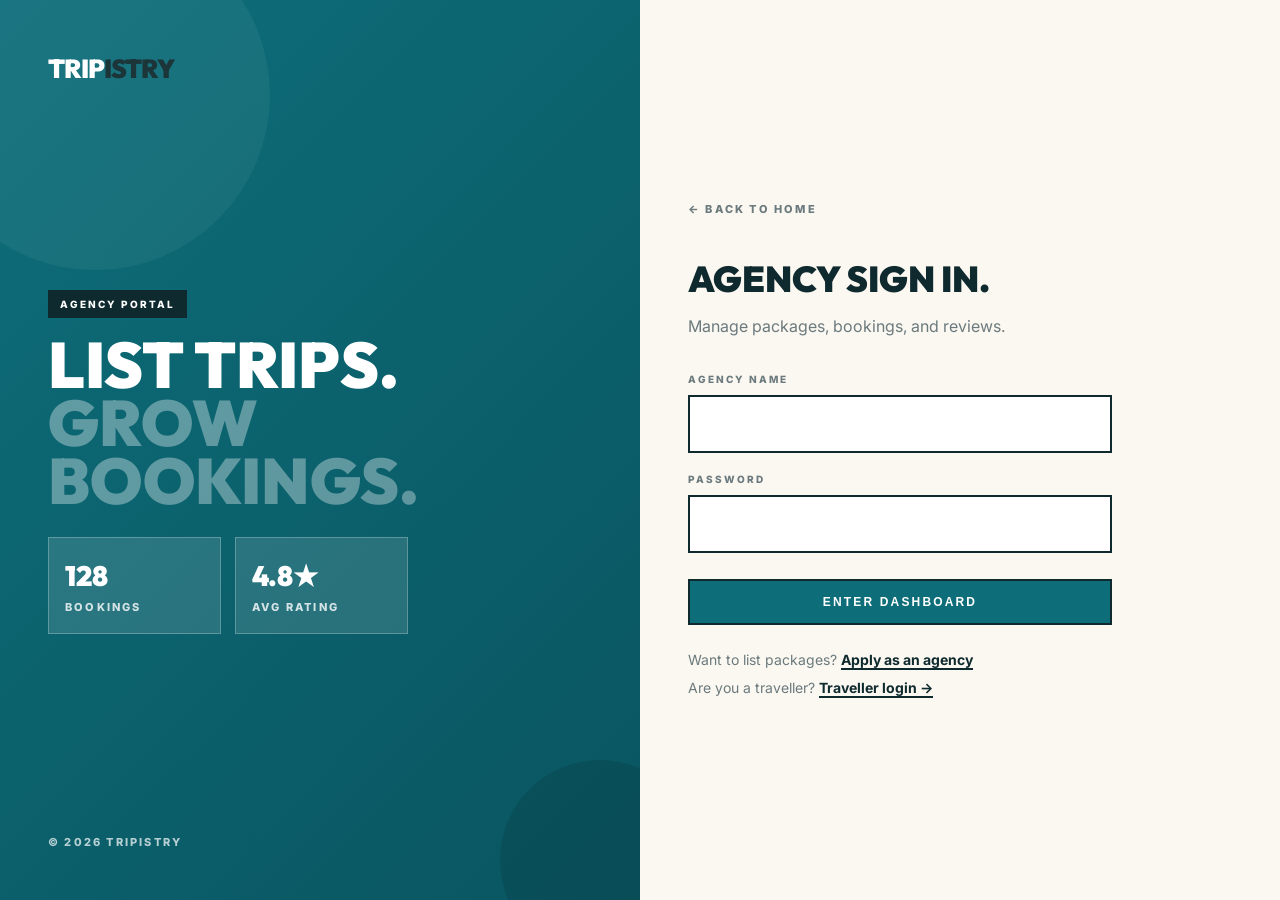
<file: login-agency.html>
<!doctype html>
<html lang="en">
<head>
  <meta charset="utf-8" />
  <meta name="viewport" content="width=device-width, initial-scale=1" />
  <title>Agency Portal — Tripistry</title>
  <link rel="preconnect" href="https://fonts.googleapis.com">
  <link rel="preconnect" href="https://fonts.gstatic.com" crossorigin>
  <link href="https://fonts.googleapis.com/css2?family=Outfit:wght@400;700;800;900&family=Inter:wght@400;500;600;700;800&display=swap" rel="stylesheet">
  <link rel="stylesheet" href="styles.css" />
</head>
<body>
  <div class="login-wrap">
    <aside class="login-side agency">
      <a href="index.html" class="logo" style="color:white;">Trip<span style="color:var(--ink);">istry</span></a>
      <div>
        <span class="badge">Agency Portal</span>
        <h1 style="margin-top:18px;">List trips.<br/><span class="ghost">Grow bookings.</span></h1>
        <div style="margin-top:28px; display:grid; grid-template-columns:1fr 1fr; gap:14px; max-width:360px;">
          <div style="background:rgba(255,255,255,0.12); padding:16px; border:1px solid rgba(255,255,255,0.25);">
            <div style="font-family:'Outfit',sans-serif; font-size:28px; font-weight:900;">128</div>
            <div class="eyebrow" style="color:rgba(255,255,255,0.8);">Bookings</div>
          </div>
          <div style="background:rgba(255,255,255,0.12); padding:16px; border:1px solid rgba(255,255,255,0.25);">
            <div style="font-family:'Outfit',sans-serif; font-size:28px; font-weight:900;">4.8★</div>
            <div class="eyebrow" style="color:rgba(255,255,255,0.8);">Avg Rating</div>
          </div>
        </div>
      </div>
      <span class="eyebrow" style="color:rgba(255,255,255,0.7);">© 2026 Tripistry</span>
    </aside>

    <main class="login-form">
      <a href="index.html" class="back">← Back to home</a>
      <h2>Agency sign in.</h2>
      <p class="sub">Manage packages, bookings, and reviews.</p>

      <form id="loginForm">
        <label class="field">
          <span>Agency Name</span>
          <input type="text" name="Name" required />
        </label>
        <label class="field">
          <span>Password</span>
          <input type="password" name="password" required />
        </label>
        <button type="submit" class="btn btn-agency">Enter Dashboard</button>
      </form>

      <p class="alt">Want to list packages? <a href="register-agency.html">Apply as an agency</a></p>
      <p class="alt" style="margin-top:6px;">Are you a traveller? <a href="login-traveller.html">Traveller login →</a></p>
    </main>
  </div>

  <script>
    document.getElementById('loginForm').addEventListener('submit', async function(e) {
      e.preventDefault();
      const formData = new FormData(this);
      try {
        const res = await fetch('api/login_agency.php', { method: 'POST', body: formData });
        const data = await res.json();
        if (res.ok) {
          window.location.href = 'dashboard-agency.html';
        } else {
          alert(data.error || 'Login failed');
        }
      } catch (err) {
        alert('Network error. Is XAMPP running?');
      }
    });
  </script>
</body>
</html>
</file>
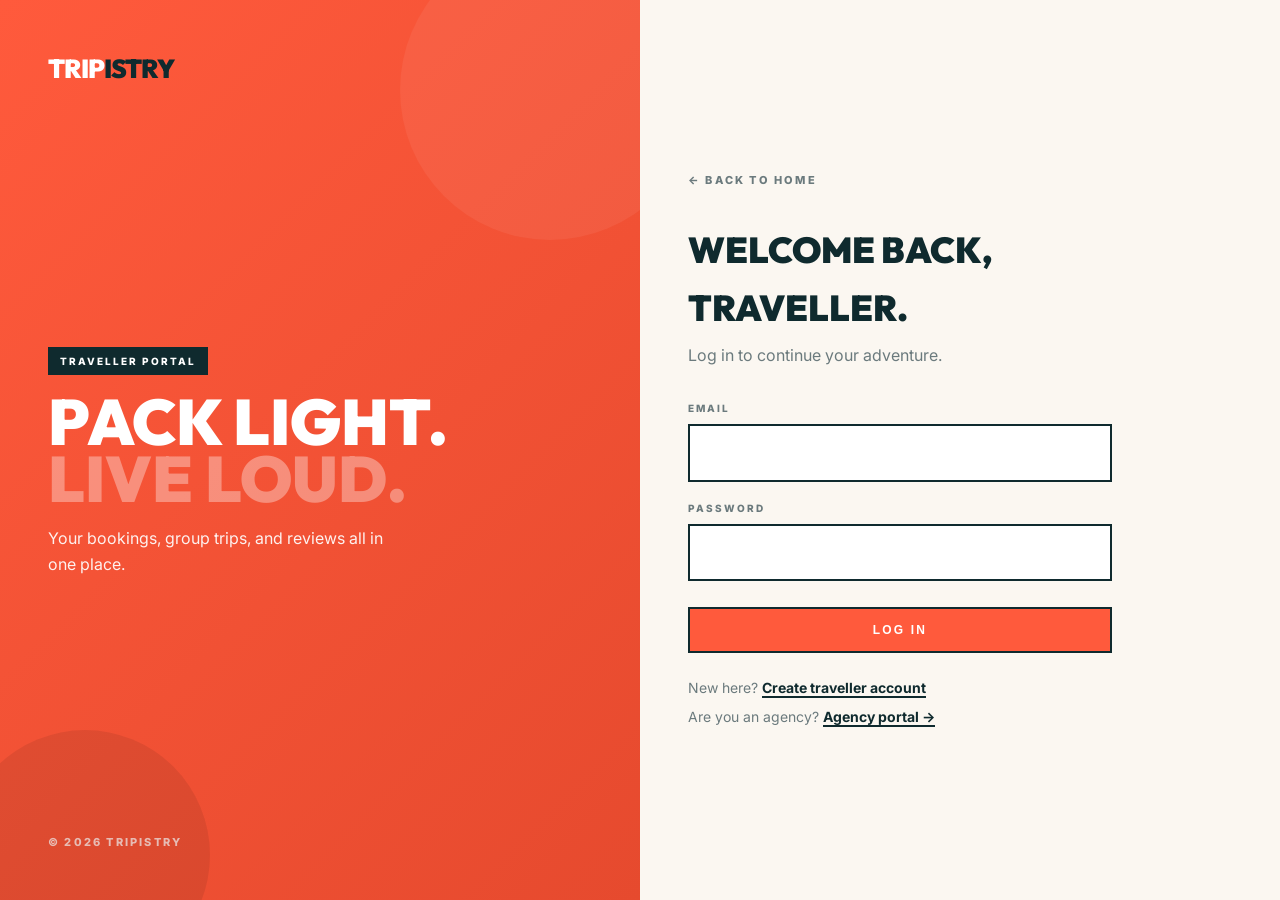
<file: login-traveller.html>
<!doctype html>
<html lang="en">
<head>
  <meta charset="utf-8" />
  <meta name="viewport" content="width=device-width, initial-scale=1" />
  <title>Traveller Login — Tripistry</title>
  <link rel="preconnect" href="https://fonts.googleapis.com">
  <link rel="preconnect" href="https://fonts.gstatic.com" crossorigin>
  <link href="https://fonts.googleapis.com/css2?family=Outfit:wght@400;700;800;900&family=Inter:wght@400;500;600;700;800&display=swap" rel="stylesheet">
  <link rel="stylesheet" href="styles.css" />
</head>
<body>
  <div class="login-wrap">
    <aside class="login-side traveller">
      <a href="index.html" class="logo" style="color:white;">Trip<span style="color:var(--ink);">istry</span></a>
      <div>
        <span class="badge">Traveller Portal</span>
        <h1 style="margin-top:18px;">Pack light.<br/><span class="ghost">Live loud.</span></h1>
        <p style="margin-top:18px; max-width:360px; opacity:0.92;">Your bookings, group trips, and reviews  all in one place.</p>
      </div>
      <span class="eyebrow" style="color:rgba(255,255,255,0.7);">© 2026 Tripistry</span>
    </aside>

    <main class="login-form">
      <a href="index.html" class="back">← Back to home</a>
      <h2>Welcome back, traveller.</h2>
      <p class="sub">Log in to continue your adventure.</p>

      <form id="loginForm">
        <label class="field">
          <span>Email</span>
          <input type="email" name="Email" required />
        </label>
        <label class="field">
          <span>Password</span>
          <input type="password" name="password" required />
        </label>
        <button type="submit" class="btn btn-primary">Log In</button>
      </form>

      <p class="alt">New here? <a href="register-traveller.html">Create traveller account</a></p>
      <p class="alt" style="margin-top:6px;">Are you an agency? <a href="login-agency.html">Agency portal →</a></p>
    </main>
  </div>

  <script>
    document.getElementById('loginForm').addEventListener('submit', async function(e) {
      e.preventDefault();
      const formData = new FormData(this);
      try {
        const res = await fetch('api/login_traveller.php', { method: 'POST', body: formData });
        const data = await res.json();
        if (res.ok) {
          window.location.href = 'dashboard-traveller.html';
        } else {
          alert(data.error || 'Login failed');
        }
      } catch (err) {
        alert('Network error. Is XAMPP running?');
      }
    });
  </script>
</body>
</html>
</file>
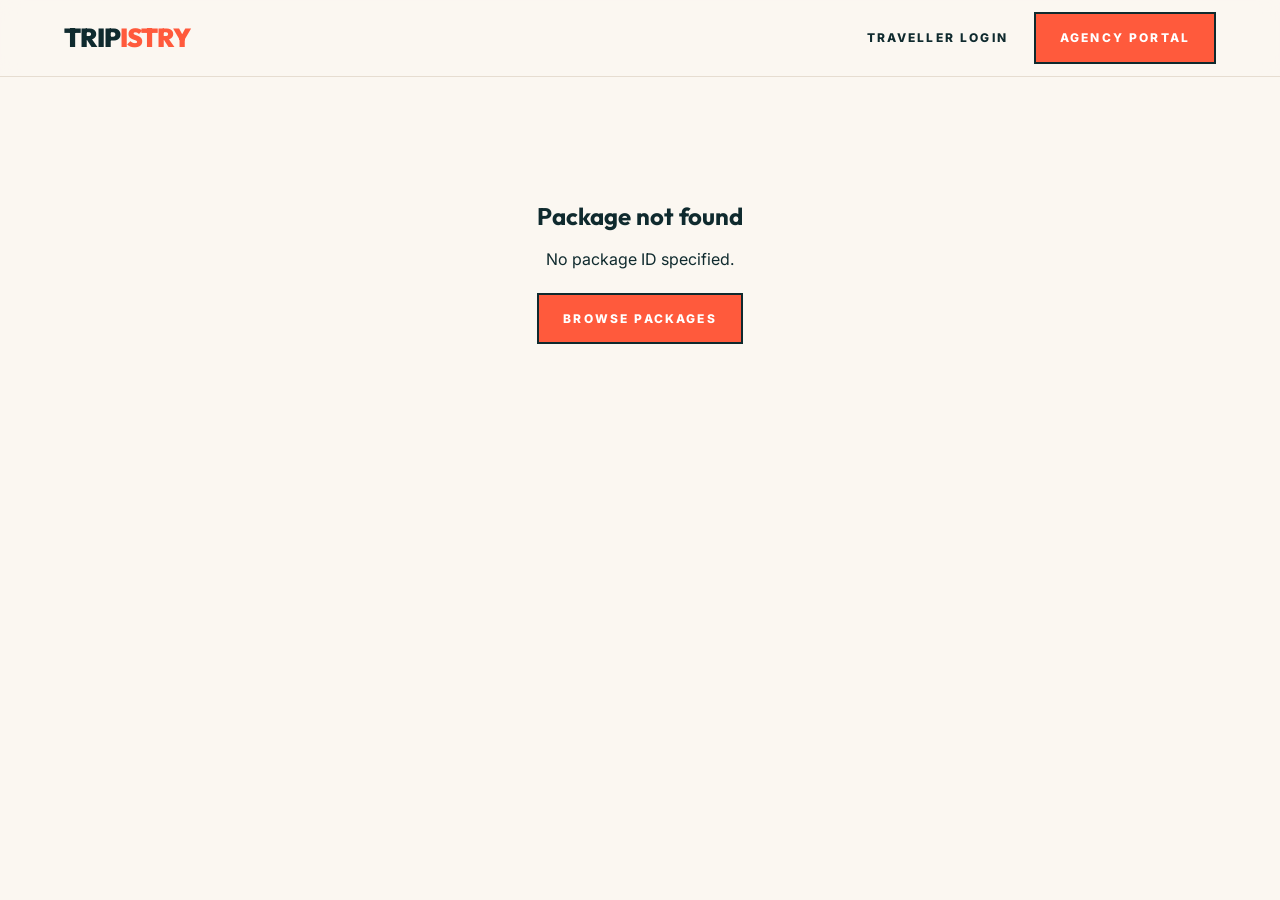
<file: package-details.html>
<!doctype html>
<html lang="en">
<head>
  <meta charset="utf-8" />
  <meta name="viewport" content="width=device-width, initial-scale=1" />
  <title>Package Details — Tripistry</title>
  <link rel="preconnect" href="https://fonts.googleapis.com">
  <link rel="preconnect" href="https://fonts.gstatic.com" crossorigin>
  <link href="https://fonts.googleapis.com/css2?family=Outfit:wght@400;700;800;900&family=Inter:wght@400;500;600;700;800&display=swap" rel="stylesheet">
  <link rel="stylesheet" href="styles.css" />
</head>
<body>

<nav class="nav">
  <div class="container nav-inner">
    <a href="index.html" class="logo">Trip<span>istry</span></a>
    <div class="nav-cta" id="navCta">
      <a href="login-traveller.html" class="btn btn-ghost">Traveller Login</a>
      <a href="login-agency.html" class="btn btn-primary">Agency Portal</a>
    </div>
  </div>
</nav>

<main class="container" style="padding:40px 20px 80px;" id="mainContent">
  <div style="text-align:center;padding:80px 20px;"><div class="pulse"></div><p style="margin-top:16px;color:var(--muted);">Loading package details...</p></div>
</main>

<div class="modal-overlay" id="bookModal" style="display:none;">
  <div class="modal-box" style="background:white;border:3px solid var(--ink);box-shadow:var(--shadow);padding:40px;max-width:560px;width:90%;">
    <h2 style="font-family:'Outfit',sans-serif;text-transform:uppercase;margin-bottom:16px;">Confirm Booking</h2>
    <div id="modalPkgInfo"></div>
    <div style="margin-top:20px;font-size:13px;color:var(--muted);">
      <p>By confirming, you agree to book this package. You will be redirected to your dashboard.</p>
    </div>
    <div style="margin-top:24px;display:flex;gap:12px;">
      <button class="btn btn-primary" id="confirmBookBtn" style="flex:1;">Confirm Booking</button>
      <button class="btn" onclick="closeBookModal()" style="flex:1;">Cancel</button>
    </div>
  </div>
</div>

<div id="toastContainer"></div>

<script>
const API = 'api/';
let currentUser = null;
let currentPackage = null;
let csrfToken = '';

async function apiCall(url, options) {
  options = options || {};
  var headers = options.headers || {};
  if (csrfToken) headers['X-CSRF-Token'] = csrfToken;
  options.headers = headers;
  options.credentials = 'same-origin';
  var res = await fetch(API + url, options);
  if (res.status === 401) { window.location.href = 'login-traveller.html'; return null; }
  var data;
  try { data = await res.json(); } catch(e) { data = {}; }
  return { status: res.status, data: data };
}

function imgUrl(pool, seed) {
  const IMG = {
    dest: ['https://images.unsplash.com/photo-1507525428034-b723cf961d3e?w=600&h=400&fit=crop','https://images.unsplash.com/photo-1476514525535-07fb3b4ae5f1?w=600&h=400&fit=crop','https://images.unsplash.com/photo-1506197603052-3cc9c3a201bd?w=600&h=400&fit=crop','https://images.unsplash.com/photo-1530841377377-3ff06c0ca713?w=600&h=400&fit=crop','https://images.unsplash.com/photo-1542051841857-5f90071e7989?w=600&h=400&fit=crop','https://images.unsplash.com/photo-1488646953014-85cb44e25828?w=600&h=400&fit=crop','https://images.unsplash.com/photo-1473221326025-9183b464bb7e?w=600&h=400&fit=crop','https://images.unsplash.com/photo-1501785888041-af3ef285b470?w=600&h=400&fit=crop'],
    hotel: ['https://images.unsplash.com/photo-1566073771259-6a8506099945?w=600&h=400&fit=crop','https://images.unsplash.com/photo-1582719508461-905c673771fd?w=600&h=400&fit=crop','https://images.unsplash.com/photo-1551882547-ff40c63fe5fa?w=600&h=400&fit=crop','https://images.unsplash.com/photo-1520250497591-112f2f40a3f4?w=600&h=400&fit=crop','https://images.unsplash.com/photo-1571896349842-33c89424de2d?w=600&h=400&fit=crop','https://images.unsplash.com/photo-1596394516093-501ba68a0ba6?w=600&h=400&fit=crop'],
    attr: ['https://images.unsplash.com/photo-1555400038-63f5ba517a47?w=600&h=400&fit=crop','https://images.unsplash.com/photo-1531572753322-ad063cecc140?w=600&h=400&fit=crop','https://images.unsplash.com/photo-1500534623283-312aade485b7?w=600&h=400&fit=crop','https://images.unsplash.com/photo-1516483638261-f4dbaf036963?w=600&h=400&fit=crop','https://images.unsplash.com/photo-1549877452-9c387954fbc2?w=600&h=400&fit=crop','https://images.unsplash.com/photo-1469854523086-cc02fe5d8800?w=600&h=400&fit=crop'],
    rest: ['https://images.unsplash.com/photo-1517248135467-4c7edcad34c4?w=600&h=400&fit=crop','https://images.unsplash.com/photo-1552566626-52f8b828add9?w=600&h=400&fit=crop','https://images.unsplash.com/photo-1559339352-11d035aa65de?w=600&h=400&fit=crop','https://images.unsplash.com/photo-1414235077428-338989a2e8c0?w=600&h=400&fit=crop','https://images.unsplash.com/photo-1466978913421-dad2ebd01d17?w=600&h=400&fit=crop','https://images.unsplash.com/photo-1504674900247-0877df9cc836?w=600&h=400&fit=crop'],
  };
  return IMG[pool][(seed || 1) % IMG[pool].length];
}

function esc(text) {
  if (!text) return '';
  const div = document.createElement('div');
  div.textContent = text;
  return div.innerHTML;
}

function stars(n) {
  let s = ''; for (let i = 1; i <= 5; i++) s += i <= n ? '\u2605' : '\u2606'; return s;
}

function toast(msg, type) {
  const el = document.createElement('div');
  el.className = 'toast toast-' + (type || 'info');
  el.textContent = msg;
  document.getElementById('toastContainer').appendChild(el);
  setTimeout(function() { el.remove(); }, 3000);
}

function openBookModal() {
  if (!currentUser) { window.location.href = 'login-traveller.html'; return; }
  var p = currentPackage;
  var info = document.getElementById('modalPkgInfo');
  info.innerHTML = '<div style="background:var(--bg);padding:20px;">' +
    '<h3 style="font-family:\'Outfit\',sans-serif;">' + esc(p.Name || 'Package #' + p.PackageID) + '</h3>' +
    '<p style="margin-top:8px;"><strong>' + esc(p.Type || 'Package') + '</strong> by ' + esc(p.AgencyName || '---') + '</p>' +
    '<p style="margin-top:4px;">' + (p.DurationDays || 0) + ' days</p>' +
    '<div style="font-family:\'Outfit\',sans-serif;font-size:28px;font-weight:900;margin-top:12px;">R' + Number(p.Price || 0).toLocaleString() + '</div>' +
    '</div>';
  document.getElementById('bookModal').style.display = 'flex';
}

function closeBookModal() {
  document.getElementById('bookModal').style.display = 'none';
}

async function confirmBooking() {
  var p = currentPackage;
  var r = await apiCall('bookings.php', { method: 'POST', headers: { 'Content-Type': 'application/json' }, body: JSON.stringify({ PackageID: p.PackageID }) });
  if (r && r.status === 201) {
    closeBookModal();
    toast('Booked successfully! Redirecting...', 'success');
    setTimeout(function() { window.location.href = 'dashboard-traveller.html'; }, 1500);
  } else if (r && r.status === 409) {
    toast('You have already booked this package.', 'error');
  } else {
    toast(r && r.data && r.data.error ? r.data.error : 'Booking failed', 'error');
  }
}

function renderDetails(pkg) {
  var h = '';

  var heroImg = pkg.ImageURL || 'https://images.unsplash.com/photo-1488646953014-85cb44e25828?w=1200&h=600&fit=crop';

  h += '<a href="javascript:history.back()" class="btn" style="display:inline-flex;align-items:center;gap:6px;margin-bottom:0;padding:10px 18px;font-size:12px;font-weight:700;position:relative;top:-8px;">&larr; Back</a>';

  h += '<div style="position:relative;background:url(\'' + heroImg + '\') center/cover;min-height:420px;display:flex;align-items:flex-end;margin-bottom:36px;box-shadow:12px 12px 0 var(--ink);">';
  h += '<div style="position:absolute;inset:0;background:linear-gradient(to top,rgba(15,42,46,0.95) 0%,rgba(15,42,46,0.4) 60%,rgba(15,42,46,0.2) 100%);"></div>';
  h += '<div style="position:relative;z-index:1;padding:48px 40px 36px;width:100%;display:flex;justify-content:space-between;align-items:flex-end;flex-wrap:wrap;gap:24px;">';
  h += '<div style="flex:1;min-width:280px;">';
  h += '<div style="display:flex;gap:8px;margin-bottom:12px;flex-wrap:wrap;">';
  h += '<span style="background:var(--primary);color:white;padding:5px 14px;font-size:10px;font-weight:800;letter-spacing:0.2em;">' + esc(pkg.Type).toUpperCase() + '</span>';
  h += '<span style="background:rgba(255,255,255,0.15);color:white;padding:5px 14px;font-size:10px;font-weight:800;letter-spacing:0.1em;">' + (pkg.DurationDays || 0) + ' DAYS</span>';
  if (pkg.IncludesLodging) h += '<span style="background:rgba(255,255,255,0.15);color:white;padding:5px 14px;font-size:10px;font-weight:800;letter-spacing:0.1em;">LODGING</span>';
  if (pkg.IncludesService) h += '<span style="background:rgba(255,255,255,0.15);color:white;padding:5px 14px;font-size:10px;font-weight:800;letter-spacing:0.1em;">SERVICE</span>';
  if (pkg.IncludesActivities) h += '<span style="background:rgba(255,255,255,0.15);color:white;padding:5px 14px;font-size:10px;font-weight:800;letter-spacing:0.1em;">ACTIVITIES</span>';
  h += '</div>';
  h += '<h1 style="font-family:\'Outfit\',sans-serif;font-size:clamp(30px,5vw,44px);font-weight:900;text-transform:uppercase;line-height:1.05;color:white;text-shadow:0 2px 8px rgba(0,0,0,0.3);">' + esc(pkg.Name || 'Package #' + pkg.PackageID) + '</h1>';
  h += '<p style="margin-top:8px;font-size:14px;color:rgba(255,255,255,0.7);">by ' + esc(pkg.AgencyName || '---') + ' &nbsp; <span style="color:#e6a500;">' + stars(Math.round(pkg.AgencyRating || 0)) + '</span></p>';
  h += '</div>';
  h += '<div style="text-align:right;min-width:180px;background:rgba(0,0,0,0.4);backdrop-filter:blur(10px);padding:24px;border:1px solid rgba(255,255,255,0.1);">';
  h += '<div style="font-size:10px;font-weight:800;color:rgba(255,255,255,0.5);letter-spacing:0.2em;margin-bottom:4px;">FROM</div>';
  h += '<div style="font-family:\'Outfit\',sans-serif;font-size:clamp(32px,4vw,48px);font-weight:900;color:white;line-height:1;">R' + Number(pkg.Price || 0).toLocaleString() + '</div>';
  h += '<div style="font-size:11px;color:rgba(255,255,255,0.5);margin-top:2px;">per person</div>';
  if (!currentUser || currentUser.user_type === 'traveller') {
    h += '<button class="btn" style="margin-top:16px;padding:12px 24px;font-size:12px;font-weight:800;background:var(--primary);color:white;border-color:var(--primary);width:100%;" onclick="openBookModal()">Book Now</button>';
  }
  h += '</div></div></div>';

  if (pkg.Itinerary) {
    h += '<div style="margin-bottom:36px;">';
    h += '<h2 style="font-family:\'Outfit\',sans-serif;text-transform:uppercase;margin-bottom:16px;font-size:18px;letter-spacing:0.05em;">Itinerary</h2>';
    h += '<div style="background:var(--bg);border-left:5px solid var(--primary);padding:24px 28px;font-size:14px;line-height:2.2;white-space:pre-wrap;box-shadow:4px 4px 0 var(--ink);">' + esc(pkg.Itinerary) + '</div></div>';
  }

  if (pkg.destinations && pkg.destinations.length) {
    h += '<h2 style="font-family:\'Outfit\',sans-serif;text-transform:uppercase;margin-bottom:16px;font-size:18px;letter-spacing:0.05em;">Destinations</h2>';
    h += '<div class="cards" style="margin-bottom:40px;">';
    pkg.destinations.forEach(function(d) {
      h += '<div class="card card-rich"><div class="cr-thumb"><img src="' + imgUrl('dest', d.DestinationID) + '" alt="" loading="lazy"><span class="img-tag">' + esc(d.Country) + '</span></div><div class="cr-body"><h3>' + esc(d.Name) + '</h3><p style="font-size:12px;color:var(--muted);">' + esc((d.Description || '').substring(0, 120)) + '</p><p style="font-size:11px;margin-top:4px;">' + esc(d.Region || '') + '</p></div></div>';
    });
    h += '</div>';
  }

  if (pkg.accommodations && pkg.accommodations.length) {
    h += '<h2 style="font-family:\'Outfit\',sans-serif;text-transform:uppercase;margin-bottom:16px;font-size:18px;letter-spacing:0.05em;">Accommodations</h2>';
    h += '<div class="cards" style="margin-bottom:40px;">';
    pkg.accommodations.forEach(function(a) {
      var loc = a.Location || 'Accommodation #' + a.AccommodationID;
      h += '<div class="card card-rich"><div class="cr-thumb"><img src="' + imgUrl('hotel', a.AccommodationID) + '" alt="" loading="lazy"><span class="img-tag">' + esc(a.AccommodationType || 'Stay') + '</span></div><div class="cr-body"><div class="cr-meta"><span>' + esc(a.DestinationName || '') + '</span></div><h3>' + esc(loc) + '</h3><div class="cr-footer"><div style="font-family:\'Outfit\',sans-serif;font-size:20px;font-weight:900;">R' + Number(a.Price || 0).toLocaleString() + '<span style="font-size:11px;color:var(--muted);">/night</span></div></div></div></div>';
    });
    h += '</div>';
  }

  if (pkg.flights && pkg.flights.length) {
    h += '<h2 style="font-family:\'Outfit\',sans-serif;text-transform:uppercase;margin-bottom:16px;font-size:18px;letter-spacing:0.05em;">Flights</h2>';
    h += '<div class="tbl-wrap" style="margin-bottom:40px;"><table class="tbl"><thead><tr><th>Airline</th><th>From</th><th>To</th><th>Departure</th><th>Arrival</th><th>Fare</th></tr></thead><tbody>';
    pkg.flights.forEach(function(f) {
      h += '<tr><td>' + esc(f.AirlineName || '---') + '</td><td>' + esc(f.Origin) + '</td><td>' + esc(f.Destination) + '</td><td>' + esc(f.DepartureTime) + '</td><td>' + esc(f.ArrivalTime) + '</td><td>R' + Number(f.Fare || 0).toLocaleString() + '</td></tr>';
    });
    h += '</tbody></table></div>';
  }

  if (pkg.attractions && pkg.attractions.length) {
    h += '<h2 style="font-family:\'Outfit\',sans-serif;text-transform:uppercase;margin-bottom:16px;font-size:18px;letter-spacing:0.05em;">Attractions &amp; Activities</h2>';
    h += '<div class="cards" style="margin-bottom:40px;">';
    pkg.attractions.forEach(function(a) {
      h += '<div class="card card-rich"><div class="cr-thumb"><img src="' + imgUrl('attr', a.AttractionID) + '" alt="" loading="lazy"><span class="img-tag">' + esc(a.Type) + '</span></div><div class="cr-body"><div class="cr-meta"><span>' + esc(a.Location || '') + '</span></div><h3>' + esc(a.Name) + '</h3><div class="cr-footer"><div style="font-family:\'Outfit\',sans-serif;font-size:20px;font-weight:900;">R' + Number(a.Price || 0).toLocaleString() + '</div></div></div></div>';
    });
    h += '</div>';
  }

  if (pkg.restaurants && pkg.restaurants.length) {
    h += '<h2 style="font-family:\'Outfit\',sans-serif;text-transform:uppercase;margin-bottom:16px;font-size:18px;letter-spacing:0.05em;">Restaurants</h2>';
    h += '<div class="cards" style="margin-bottom:40px;">';
    pkg.restaurants.forEach(function(r2) {
      h += '<div class="card card-rich"><div class="cr-thumb"><img src="' + imgUrl('rest', r2.RestaurantID) + '" alt="" loading="lazy"><span class="img-tag">' + esc(r2.PriceRange || 'Dining') + '</span></div><div class="cr-body"><h3>' + esc(r2.Name) + '</h3><p style="font-size:11px;margin-top:4px;"><span style="color:var(--muted);">Cuisine:</span> ' + esc(r2.CuisineTypes || 'Various') + '</p><p style="font-size:11px;"><span style="color:var(--muted);">Location:</span> ' + esc(r2.Locations || '---') + '</p></div></div>';
    });
    h += '</div>';
  }

  document.getElementById('mainContent').innerHTML = h;
}

async function init() {
  var params = new URLSearchParams(window.location.search);
  var pkgId = params.get('id');
  if (!pkgId) {
    document.getElementById('mainContent').innerHTML = '<div style="text-align:center;padding:80px;"><h2 style="font-family:\'Outfit\',sans-serif;">Package not found</h2><p style="margin-top:12px;">No package ID specified.</p><a href="index.html" class="btn btn-primary" style="margin-top:20px;">Browse Packages</a></div>';
    return;
  }

  try {
    var sr = await apiCall('session.php');
    if (sr && sr.status === 200) {
      currentUser = sr.data;
      csrfToken = sr.data.csrf_token || '';
      var cta = document.getElementById('navCta');
      if (cta) {
        var dashLink = currentUser.user_type === 'agency' ? 'dashboard-agency.html' : 'dashboard-traveller.html';
        cta.innerHTML = '<span style="font-size:13px;color:var(--muted);margin-right:12px;">' + esc(currentUser.name || '') + '</span><a href="' + dashLink + '" class="btn btn-primary">Dashboard</a>';
      }
    }
  } catch(ex) {}

  try {
    var r = await fetch(API + 'packages.php?id=' + pkgId);
    var pkg = await r.json();
    if (!pkg || r.status !== 200) {
      document.getElementById('mainContent').innerHTML = '<div style="text-align:center;padding:80px;"><h2 style="font-family:\'Outfit\',sans-serif;">Package not found</h2><p style="margin-top:12px;">The package you requested does not exist.</p><a href="index.html" class="btn btn-primary" style="margin-top:20px;">Browse Packages</a></div>';
      return;
    }
    currentPackage = pkg;
    renderDetails(pkg);
  } catch(e) {
    document.getElementById('mainContent').innerHTML = '<div style="text-align:center;padding:80px;"><h2 style="font-family:\'Outfit\',sans-serif;">Error</h2><p style="margin-top:12px;">Could not load package. Is XAMPP running?</p><a href="index.html" class="btn" style="margin-top:20px;">Back to home</a></div>';
  }
}

document.getElementById('confirmBookBtn').addEventListener('click', confirmBooking);
document.getElementById('bookModal').addEventListener('click', function(e) {
  if (e.target === this) closeBookModal();
});

init();
</script>
</body>
</html>
</file>
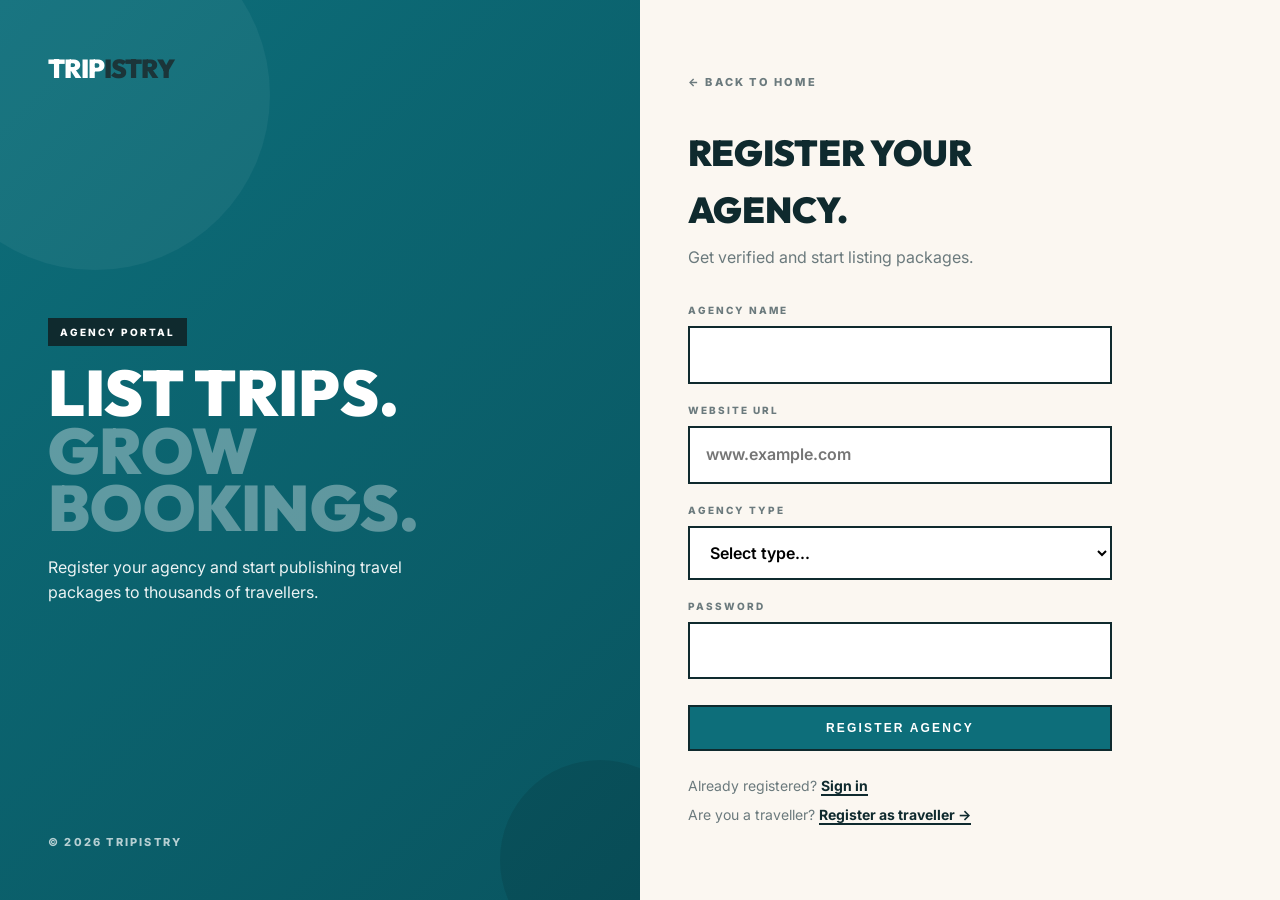
<file: register-agency.html>
<!doctype html>
<html lang="en">
<head>
  <meta charset="utf-8" />
  <meta name="viewport" content="width=device-width, initial-scale=1" />
  <title>Register Agency — Tripistry</title>
  <link rel="preconnect" href="https://fonts.googleapis.com">
  <link rel="preconnect" href="https://fonts.gstatic.com" crossorigin>
  <link href="https://fonts.googleapis.com/css2?family=Outfit:wght@400;700;800;900&family=Inter:wght@400;500;600;700;800&display=swap" rel="stylesheet">
  <link rel="stylesheet" href="styles.css" />
</head>
<body>
  <div class="login-wrap">
    <aside class="login-side agency">
      <a href="index.html" class="logo" style="color:white;">Trip<span style="color:var(--ink);">istry</span></a>
      <div>
        <span class="badge">Agency Portal</span>
        <h1 style="margin-top:18px;">List trips.<br/><span class="ghost">Grow bookings.</span></h1>
        <p style="margin-top:18px; max-width:360px; opacity:0.92;">Register your agency and start publishing travel packages to thousands of travellers.</p>
      </div>
      <span class="eyebrow" style="color:rgba(255,255,255,0.7);">© 2026 Tripistry</span>
    </aside>

    <main class="login-form">
      <a href="index.html" class="back">← Back to home</a>
      <h2>Register your agency.</h2>
      <p class="sub">Get verified and start listing packages.</p>

      <form id="regForm">
        <label class="field">
          <span>Agency Name</span>
          <input type="text" name="Name" required />
        </label>
        <label class="field">
          <span>Website URL</span>
          <input type="text" name="Website" required placeholder="www.example.com" />
        </label>
        <label class="field">
          <span>Agency Type</span>
          <select name="Type" required>
            <option value="">Select type...</option>
            <option value="Full Service">Full Service</option>
            <option value="Boutique">Boutique</option>
            <option value="OTA">OTA</option>
          </select>
        </label>
        <label class="field">
          <span>Password</span>
          <input type="password" name="password" required minlength="6" />
        </label>
        <button type="submit" class="btn btn-agency">Register Agency</button>
      </form>

      <p class="alt">Already registered? <a href="login-agency.html">Sign in</a></p>
      <p class="alt" style="margin-top:6px;">Are you a traveller? <a href="register-traveller.html">Register as traveller →</a></p>
    </main>
  </div>

  <script>
    document.getElementById('regForm').addEventListener('submit', async function(e) {
      e.preventDefault();
      const formData = new FormData(this);

      const name = formData.get('Name').trim();
      if (name.length < 2) {
        alert('Agency name must be at least 2 characters.');
        return;
      }

      const website = formData.get('Website').trim();
      if (!/^[\w.\-]+\.[a-z]{2,}$/i.test(website.replace(/^https?:\/\//, '').replace(/\/$/, ''))) {
        alert('Please enter a valid website URL (e.g. www.example.com).');
        return;
      }

      const password = formData.get('password');
      if (password.length < 6) {
        alert('Password must be at least 6 characters.');
        return;
      }

      try {
        const res = await fetch('api/register_agency.php', { method: 'POST', body: formData });
        const data = await res.json();
        if (res.ok) {
          alert('Agency registered! Redirecting to login...');
          window.location.href = 'login-agency.html';
        } else {
          alert(data.error || 'Registration failed');
        }
      } catch (err) {
        alert('Network error. Is XAMPP running?');
      }
    });
  </script>
</body>
</html>
</file>
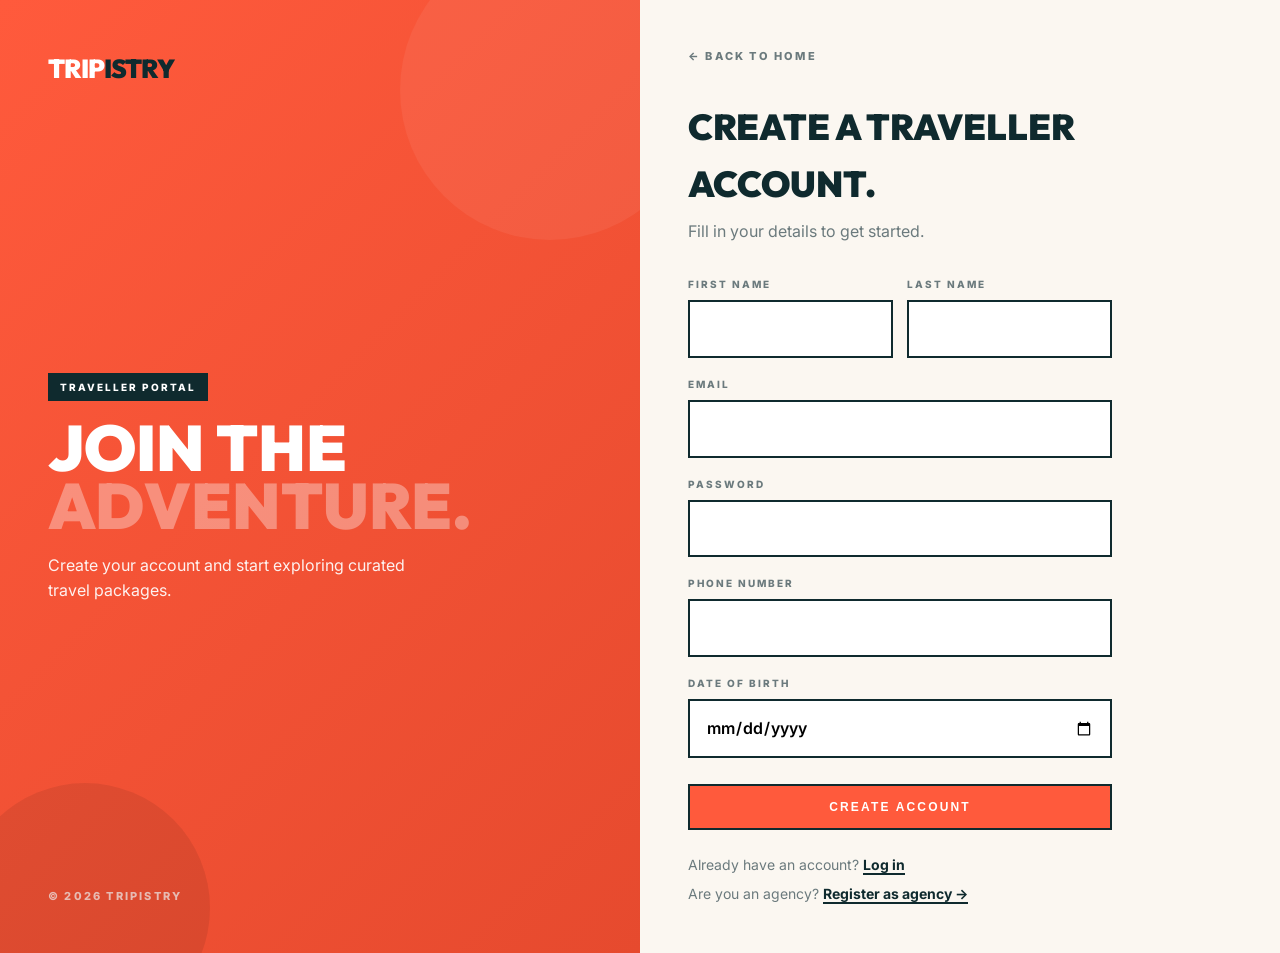
<file: register-traveller.html>
<!doctype html>
<html lang="en">
<head>
  <meta charset="utf-8" />
  <meta name="viewport" content="width=device-width, initial-scale=1" />
  <title>Register Traveller — Tripistry</title>
  <link rel="preconnect" href="https://fonts.googleapis.com">
  <link rel="preconnect" href="https://fonts.gstatic.com" crossorigin>
  <link href="https://fonts.googleapis.com/css2?family=Outfit:wght@400;700;800;900&family=Inter:wght@400;500;600;700;800&display=swap" rel="stylesheet">
  <link rel="stylesheet" href="styles.css" />
</head>
<body>
  <div class="login-wrap">
    <aside class="login-side traveller">
      <a href="index.html" class="logo" style="color:white;">Trip<span style="color:var(--ink);">istry</span></a>
      <div>
        <span class="badge">Traveller Portal</span>
        <h1 style="margin-top:18px;">Join the<br/><span class="ghost">adventure.</span></h1>
        <p style="margin-top:18px; max-width:360px; opacity:0.92;">Create your account and start exploring curated travel packages.</p>
      </div>
      <span class="eyebrow" style="color:rgba(255,255,255,0.7);">© 2026 Tripistry</span>
    </aside>

    <main class="login-form">
      <a href="index.html" class="back">← Back to home</a>
      <h2>Create a traveller account.</h2>
      <p class="sub">Fill in your details to get started.</p>

      <form id="regForm">
        <div style="display:grid; grid-template-columns:1fr 1fr; gap:14px;">
          <label class="field">
            <span>First Name</span>
            <input type="text" name="Name" required />
          </label>
          <label class="field">
            <span>Last Name</span>
            <input type="text" name="Lname" required />
          </label>
        </div>
        <label class="field">
          <span>Email</span>
          <input type="email" name="Email" required />
        </label>
        <label class="field">
          <span>Password</span>
          <input type="password" name="password" required minlength="6" />
        </label>
        <label class="field">
          <span>Phone Number</span>
          <input type="text" name="PhoneNumber" required />
        </label>
                <label class="field">
          <span>Date of Birth</span>
          <input type="date" name="DOB" required />
        </label>
        <button type="submit" class="btn btn-primary">Create Account</button>
      </form>

      <p class="alt">Already have an account? <a href="login-traveller.html">Log in</a></p>
      <p class="alt" style="margin-top:6px;">Are you an agency? <a href="register-agency.html">Register as agency →</a></p>
    </main>
  </div>

  <script>
    document.getElementById('regForm').addEventListener('submit', async function(e) {
      e.preventDefault();
      const formData = new FormData(this);

      const phone = formData.get('PhoneNumber');
      if (!/^[\d\s+\-()]{7,20}$/.test(phone)) {
        alert('Please enter a valid phone number (7-20 digits).');
        return;
      }

      const password = formData.get('password');
      if (password.length < 6) {
        alert('Password must be at least 6 characters.');
        return;
      }

      const dob = formData.get('DOB');
      if (dob) {
        const age = Math.floor((new Date() - new Date(dob)) / (365.25 * 24 * 60 * 60 * 1000));
        if (age < 13) {
          alert('You must be at least 13 years old to register.');
          return;
        }
      }

      try {
        const res = await fetch('api/register_traveller.php', { method: 'POST', body: formData });
        const data = await res.json();
        if (res.ok) {
          alert('Account created! Redirecting to login...');
          window.location.href = 'login-traveller.html';
        } else {
          alert(data.error || 'Registration failed');
        }
      } catch (err) {
        alert('Network error. Is XAMPP running?');
      }
    });
  </script>
</body>
</html>
</file>
<file: styles.css>
:root {
  --bg: #fbf7f1;
  --ink: #0f2a2e;
  --ink-soft: #1c3f44;
  --primary: #ff5a3c;
  --primary-ink: #ffffff;
  --agency: #0d6e7a;
  --agency-ink: #ffffff;
  --muted: #6b7a7d;
  --line: #e6ddd1;
  --shadow: 6px 6px 0 var(--ink);
}

* {
  box-sizing: border-box;
  margin: 0;
  padding: 0;
}

html {
  scroll-behavior: smooth;
}

body {
  font-family: 'Inter', system-ui, -apple-system, Segoe UI, Roboto, sans-serif;
  background: var(--bg);
  color: var(--ink);
  line-height: 1.6;
  -webkit-font-smoothing: antialiased;
}

img {
  max-width: 100%;
  display: block;
}

a {
  color: inherit;
  text-decoration: none;
}

.display {
  font-family: 'Outfit', Impact, sans-serif;
  font-weight: 900;
  letter-spacing: -0.02em;
  text-transform: uppercase;
  line-height: 0.9;
}

.container {
  max-width: 1200px;
  margin: 0 auto;
  padding: 0 24px;
}

.eyebrow {
  font-size: 11px;
  font-weight: 800;
  text-transform: uppercase;
  letter-spacing: 0.2em;
  color: var(--muted);
}

/* Navbar */
.nav {
  position: sticky;
  top: 0;
  z-index: 50;
  background: rgba(251, 247, 241, 0.9);
  backdrop-filter: blur(10px);
  border-bottom: 1px solid var(--line);
}

.nav-inner {
  display: flex;
  align-items: center;
  justify-content: space-between;
  height: 76px;
}

.logo {
  font-family: 'Outfit', sans-serif;
  font-weight: 900;
  font-size: 26px;
  text-transform: uppercase;
  letter-spacing: -0.04em;
}

.logo span {
  color: var(--primary);
}

.nav-links {
  display: none;
  gap: 32px;
  font-size: 12px;
  font-weight: 700;
  text-transform: uppercase;
  letter-spacing: 0.15em;
}

.nav-links a:hover {
  color: var(--primary);
}

.nav-cta {
  display: flex;
  gap: 12px;
  align-items: center;
}

@media (min-width: 800px) {
  .nav-links {
    display: flex;
  }
}

/* Buttons */
.btn {
  display: inline-block;
  padding: 14px 24px;
  font-size: 12px;
  font-weight: 800;
  text-transform: uppercase;
  letter-spacing: 0.18em;
  border: 2px solid var(--ink);
  background: var(--bg);
  color: var(--ink);
  cursor: pointer;
  transition: transform .15s ease, box-shadow .15s ease;
}

.btn:hover {
  transform: translate(-2px, -2px);
  box-shadow: var(--shadow);
}

.btn-primary {
  background: var(--primary);
  color: var(--primary-ink);
  border-color: var(--ink);
}

.btn-agency {
  background: var(--agency);
  color: var(--agency-ink);
  border-color: var(--ink);
}

.btn-ghost {
  border: none;
  padding: 10px 14px;
}

.btn-ghost:hover {
  color: var(--primary);
  transform: none;
  box-shadow: none;
}

/* Hero */
.hero {
  position: relative;
  padding: 80px 0 100px;
  overflow: hidden;
}

.hero-grid {
  display: grid;
  gap: 40px;
  grid-template-columns: 1fr;
  align-items: center;
}

@media (min-width: 900px) {
  .hero-grid {
    grid-template-columns: 1.1fr 1fr;
    gap: 60px;
  }
}

.hero h1 {
  font-size: clamp(48px, 8vw, 104px);
}

.hero h1 .accent {
  color: var(--primary);
}

.hero p {
  margin-top: 24px;
  font-size: 18px;
  color: var(--ink-soft);
  max-width: 520px;
}

.hero-actions {
  margin-top: 36px;
  display: flex;
  flex-wrap: wrap;
  gap: 14px;
}

.hero-img {
  position: relative;
  aspect-ratio: 4/5;
  border: 2px solid var(--ink);
  box-shadow: 12px 12px 0 var(--ink);
  overflow: hidden;
  background: var(--ink);
}

.hero-img img {
  width: 100%;
  height: 100%;
  object-fit: cover;
  display: block;
}

.hero-img-cap {
  position: absolute;
  left: 24px;
  bottom: 24px;
  color: white;
  font-family: 'Outfit', sans-serif;
  font-weight: 900;
  text-transform: uppercase;
  letter-spacing: -0.02em;
  font-size: 22px;
  text-shadow: 0 2px 16px rgba(0,0,0,0.5);
}

/* Search bar */
.search {
  margin-top: 48px;
  background: white;
  border: 2px solid var(--ink);
  box-shadow: var(--shadow);
  display: grid;
  grid-template-columns: 1fr;
  gap: 0;
}

@media (min-width: 700px) {
  .search {
    grid-template-columns: 2fr 1fr 1fr auto;
  }
}

.search input,
.search select {
  font: inherit;
  padding: 18px 20px;
  border: none;
  border-bottom: 1px solid var(--line);
  background: transparent;
  outline: none;
}

@media (min-width: 700px) {
  .search input,
  .search select {
    border-bottom: none;
    border-right: 1px solid var(--line);
  }

  .search > *:last-child {
    border-right: none;
  }
}

.search button {
  background: var(--ink);
  color: white;
  border: none;
  padding: 18px 28px;
  font-weight: 800;
  text-transform: uppercase;
  letter-spacing: 0.18em;
  font-size: 12px;
  cursor: pointer;
}

/* Section */
section {
  padding: 80px 0;
}

.section-head {
  display: flex;
  align-items: end;
  justify-content: space-between;
  gap: 24px;
  margin-bottom: 40px;
  flex-wrap: wrap;
}

.section-head h2 {
  font-size: clamp(32px, 5vw, 56px);
}

/* Package grid */
.cards {
  display: grid;
  gap: 28px;
  grid-template-columns: repeat(auto-fill, minmax(260px, 1fr));
}

.card {
  background: white;
  border: 1px solid var(--line);
  transition: transform .2s ease;
}

.card:hover {
  transform: translateY(-4px);
}

.card .thumb {
  aspect-ratio: 4/5;
  position: relative;
  overflow: hidden;
  background: #eee;
}

.card .thumb img {
  width: 100%;
  height: 100%;
  object-fit: cover;
  display: block;
  transition: transform .5s ease;
}

.card:hover .thumb img {
  transform: scale(1.05);
}

.card .tag {
  position: absolute;
  top: 12px;
  left: 12px;
  background: var(--primary);
  color: white;
  padding: 6px 10px;
  font-size: 10px;
  font-weight: 800;
  letter-spacing: 0.2em;
  text-transform: uppercase;
}

.card .tag.alt {
  background: var(--agency);
}

.card .body {
  padding: 18px;
}

.card .meta {
  display: flex;
  justify-content: space-between;
  font-size: 10px;
  font-weight: 800;
  text-transform: uppercase;
  letter-spacing: 0.18em;
  color: var(--muted);
}

.card h3 {
  font-family: 'Outfit', sans-serif;
  font-weight: 800;
  font-size: 20px;
  text-transform: uppercase;
  margin-top: 6px;
}

.card .price {
  display: flex;
  justify-content: space-between;
  align-items: baseline;
  margin-top: 12px;
}

.card .price strong {
  font-family: 'Outfit', sans-serif;
  font-size: 22px;
}

/* Split portal */
.split {
  display: grid;
  grid-template-columns: 1fr;
  gap: 0;
  border: 2px solid var(--ink);
  box-shadow: var(--shadow);
}

@media (min-width: 800px) {
  .split {
    grid-template-columns: 1fr 1fr;
  }
}

.split > div {
  padding: 56px 40px;
}

.split .traveller {
  background: var(--primary);
  color: white;
}

.split .agency {
  background: var(--agency);
  color: white;
  border-left: 2px solid var(--ink);
}

@media (max-width: 799px) {
  .split .agency {
    border-left: none;
    border-top: 2px solid var(--ink);
  }
}

.split h3 {
  font-family: 'Outfit', sans-serif;
  font-size: 44px;
  text-transform: uppercase;
  font-weight: 900;
  line-height: 0.95;
}

.split p {
  margin: 14px 0 28px;
  opacity: 0.92;
}

.split .btn {
  background: white;
  color: var(--ink);
  border-color: var(--ink);
}

/* Footer */
footer {
  background: var(--ink);
  color: #cfd8d9;
  padding: 64px 0 32px;
  margin-top: 60px;
}

.foot-grid {
  display: grid;
  grid-template-columns: 1fr;
  gap: 40px;
}

@media (min-width: 700px) {
  .foot-grid {
    grid-template-columns: 2fr 1fr 1fr;
  }
}

footer h4 {
  font-size: 10px;
  font-weight: 800;
  letter-spacing: 0.2em;
  text-transform: uppercase;
  color: #7d8c8e;
  margin-bottom: 14px;
}

footer ul {
  list-style: none;
}

footer li {
  margin-bottom: 8px;
  font-size: 14px;
}

footer a:hover {
  color: var(--primary);
}

.foot-bot {
  border-top: 1px solid #1c3f44;
  margin-top: 40px;
  padding-top: 20px;
  display: flex;
  justify-content: space-between;
  flex-wrap: wrap;
  gap: 12px;
  font-size: 10px;
  letter-spacing: 0.2em;
  text-transform: uppercase;
  color: #6b7a7d;
}

footer .logo {
  color: white;
}

/* Login pages */
.login-wrap {
  min-height: 100vh;
  display: grid;
  grid-template-columns: 1fr;
}

@media (min-width: 900px) {
  .login-wrap {
    grid-template-columns: 1fr 1fr;
  }
}

.login-side {
  display: none;
  padding: 48px;
  color: white;
  flex-direction: column;
  justify-content: space-between;
}

@media (min-width: 900px) {
  .login-side {
    display: flex;
  }
}

.login-side.traveller {
  background: linear-gradient(135deg, var(--primary) 0%, #e64a2e 100%);
  position: relative;
  overflow: hidden;
}
.login-side.traveller::before {
  content: '';
  position: absolute;
  top: -60px;
  right: -60px;
  width: 300px;
  height: 300px;
  border-radius: 50%;
  background: rgba(255,255,255,0.06);
  pointer-events: none;
}
.login-side.traveller::after {
  content: '';
  position: absolute;
  bottom: -80px;
  left: -40px;
  width: 250px;
  height: 250px;
  border-radius: 50%;
  background: rgba(0,0,0,0.08);
  pointer-events: none;
}

.login-side.agency {
  background: linear-gradient(135deg, var(--agency) 0%, #095560 100%);
  position: relative;
  overflow: hidden;
}
.login-side.agency::before {
  content: '';
  position: absolute;
  top: -80px;
  left: -80px;
  width: 350px;
  height: 350px;
  border-radius: 50%;
  background: rgba(255,255,255,0.05);
  pointer-events: none;
}
.login-side.agency::after {
  content: '';
  position: absolute;
  bottom: -60px;
  right: -60px;
  width: 200px;
  height: 200px;
  border-radius: 50%;
  background: rgba(0,0,0,0.1);
  pointer-events: none;
}

.login-side h1 {
  font-family: 'Outfit', sans-serif;
  font-size: 64px;
  text-transform: uppercase;
  font-weight: 900;
  line-height: 0.9;
}

.login-side h1 .ghost {
  color: rgba(255,255,255,0.35);
}

.login-side .badge {
  display: inline-block;
  background: var(--ink);
  color: white;
  padding: 6px 12px;
  font-size: 10px;
  font-weight: 800;
  letter-spacing: 0.2em;
  text-transform: uppercase;
}

.login-form {
  padding: 48px;
  display: flex;
  flex-direction: column;
  justify-content: center;
  max-width: 520px;
}

.login-form h2 {
  font-family: 'Outfit', sans-serif;
  font-size: 36px;
  text-transform: uppercase;
  font-weight: 900;
}

.login-form .sub {
  color: var(--muted);
  margin-bottom: 32px;
  margin-top: 6px;
}

.field {
  display: block;
  margin-bottom: 18px;
}

.field span {
  display: block;
  font-size: 10px;
  font-weight: 800;
  letter-spacing: 0.2em;
  text-transform: uppercase;
  color: var(--muted);
  margin-bottom: 8px;
}

.field input {
  width: 100%;
  padding: 14px 16px;
  border: 2px solid var(--ink);
  background: white;
  font: inherit;
  font-weight: 600;
  outline: none;
}

.field input:focus {
  box-shadow: 5px 5px 0 var(--ink);
}

.login-form .btn {
  width: 100%;
  margin-top: 8px;
}

.login-form .alt {
  margin-top: 24px;
  font-size: 14px;
  color: var(--muted);
}

.login-form .alt a {
  color: var(--ink);
  font-weight: 700;
  border-bottom: 2px solid var(--ink);
}

.back {
  font-size: 11px;
  font-weight: 800;
  letter-spacing: 0.2em;
  text-transform: uppercase;
  color: var(--muted);
  margin-bottom: 32px;
  display: inline-block;
}

.back:hover {
  color: var(--ink);
}

/* ============ DASHBOARD & APP STYLES ============ */

.dash-wrap {
  display: grid;
  grid-template-columns: 1fr;
  min-height: 100vh;
}
@media (min-width: 900px) {
  .dash-wrap { grid-template-columns: 240px 1fr; }
}

.dash-side {
  background: var(--ink);
  color: white;
  padding: 32px 24px;
  display: flex;
  flex-direction: column;
  gap: 8px;
}
.dash-side .logo { color: white; margin-bottom: 24px; display: block; }
.dash-side .user-info {
  font-size: 12px; color: #7d8c8e; text-transform: uppercase;
  letter-spacing: 0.15em; font-weight: 700; margin-bottom: 8px;
}
.dash-side .user-name {
  font-family: 'Outfit', sans-serif; font-size: 22px; font-weight: 900;
  text-transform: uppercase; margin-bottom: 20px;
}
.dash-nav {
  list-style: none; display: flex; flex-direction: column; gap: 2px;
}
.dash-nav a {
  display: block; padding: 10px 14px; font-size: 11px; font-weight: 700;
  letter-spacing: 0.12em; text-transform: uppercase; color: #cfd8d9;
  border-left: 2px solid transparent; transition: .15s;
}
.dash-nav a:hover, .dash-nav a.active {
  color: white; border-left-color: var(--primary);
}
.dash-nav a.logout-link { margin-top: auto; color: var(--primary); }

.dash-main {
  padding: 32px 24px; overflow-x: auto;
}
.dash-main h2 {
  font-family: 'Outfit', sans-serif; font-size: 32px; text-transform: uppercase;
  font-weight: 900; margin-bottom: 24px;
}

/* Tabs */
.tabs {
  display: flex; gap: 4px; margin-bottom: 28px; flex-wrap: wrap;
  border-bottom: 2px solid var(--line);
}
.tab-btn {
  padding: 10px 18px; font-size: 11px; font-weight: 800; text-transform: uppercase;
  letter-spacing: 0.12em; cursor: pointer; border: none; background: none;
  color: var(--muted); transition: .15s;
}
.tab-btn:hover { color: var(--ink); }
.tab-btn.active {
  color: var(--primary); border-bottom: 2px solid var(--primary); margin-bottom: -2px;
}
.tab-content { display: none; }
.tab-content.active { display: block; }

/* Grid cards extension */
.cards-dash { display: grid; gap: 20px; grid-template-columns: repeat(auto-fill, minmax(240px, 1fr)); }
.card.clickable { cursor: pointer; }
.card .badge { display: inline-block; padding: 3px 8px; font-size: 9px; font-weight: 800; letter-spacing: 0.15em; text-transform: uppercase; }
.badge-primary { background: var(--primary); color: white; }
.badge-agency { background: var(--agency); color: white; }
.badge-success { background: #2d9f4e; color: white; }
.badge-warn { background: #e6a500; color: var(--ink); }

/* Tables */
.tbl-wrap { overflow-x: auto; background: white; border: 2px solid var(--ink); box-shadow: var(--shadow); }
.tbl {
  width: 100%; border-collapse: collapse; font-size: 13px;
}
.tbl th {
  background: var(--ink); color: white; padding: 12px 14px; text-align: left;
  font-size: 10px; font-weight: 800; letter-spacing: 0.15em; text-transform: uppercase;
}
.tbl td { padding: 12px 14px; border-bottom: 1px solid var(--line); font-size: 13px; }
.tbl tr:last-child td { border-bottom: none; }
.tbl tr:hover td { background: rgba(13,110,122,0.06); }

/* Forms extended */
.form-grid {
  display: grid; gap: 16px; grid-template-columns: 1fr 1fr;
}
@media (max-width: 600px) { .form-grid { grid-template-columns: 1fr; } }
.form-full { grid-column: 1 / -1; }

.field select {
  width: 100%; padding: 14px 16px; border: 2px solid var(--ink);
  background: white; font: inherit; font-weight: 600; outline: none;
}
.field select:focus { box-shadow: 5px 5px 0 var(--ink); }
.field textarea {
  width: 100%; padding: 14px 16px; border: 2px solid var(--ink);
  background: white; font: inherit; font-weight: 600; outline: none;
  resize: vertical; min-height: 80px;
}
.field textarea:focus { box-shadow: 5px 5px 0 var(--ink); }

/* Toast */
#toastContainer {
  position: fixed; top: 24px; right: 24px; z-index: 9999;
  display: flex; flex-direction: column; gap: 10px; pointer-events: none;
}
.toast {
  pointer-events: auto;
  padding: 14px 24px; font-size: 14px; font-weight: 700;
  border: 2px solid var(--ink); box-shadow: 6px 6px 0 var(--ink);
  background: white; color: var(--ink);
}
.toast-success { background: #2d9f4e; color: white; border-color: #1e7a38; }
.toast-error { background: var(--primary); color: white; border-color: #cc3b22; }
.toast-info { background: var(--agency); color: white; border-color: #095560; }

/* Inline form */
.inline-form {
  display: flex; gap: 10px; flex-wrap: wrap; align-items: end; margin-bottom: 24px;
}
.inline-form .field { margin-bottom: 0; }

/* Empty state */
.empty {
  text-align: center; padding: 60px 20px; color: var(--muted);
}
.empty strong { display: block; font-family: 'Outfit', sans-serif; font-size: 20px; margin-top: 10px; color: var(--ink); }

/* Loading */
.loading { text-align: center; padding: 40px; color: var(--muted); }

/* Check row */
.check-row { display: flex; gap: 20px; flex-wrap: wrap; margin: 8px 0 16px; }
.check-row label { display: flex; align-items: center; gap: 6px; font-size: 13px; font-weight: 600; cursor: pointer; }
.check-row input[type="checkbox"] { width: 16px; height: 16px; accent-color: var(--primary); }
.check-grid { display: grid; grid-template-columns: repeat(auto-fill, minmax(200px, 1fr)); gap: 6px; margin-bottom: 8px; }
.check-grid label { display: flex; align-items: center; gap: 6px; font-size: 12px; cursor: pointer; }
.check-grid input[type="checkbox"] { width: 14px; height: 14px; accent-color: var(--primary); flex-shrink: 0; }

/* Star rating */
.stars { color: #e6a500; font-size: 16px; letter-spacing: 2px; }

/* ============ IMAGE-RICH CARDS ============ */
.card-img {
  aspect-ratio: 3/2;
  overflow: hidden;
  position: relative;
  background: linear-gradient(135deg, #e8e0d0 0%, #d5ccba 100%);
}
.card-img img {
  width: 100%;
  height: 100%;
  object-fit: cover;
  transition: transform .6s ease;
}
.card:hover .card-img img,
.cr-thumb:hover img {
  transform: scale(1.08);
}
.card-img .img-tag {
  position: absolute;
  top: 12px;
  left: 12px;
  background: var(--primary);
  color: white;
  padding: 5px 10px;
  font-size: 9px;
  font-weight: 800;
  letter-spacing: 0.2em;
  text-transform: uppercase;
  z-index: 2;
}
.card-img .img-tag.agency-tag { background: var(--agency); }
.card-img .img-tag.success-tag { background: #2d9f4e; }
.cr-thumb { position: relative; overflow: hidden; aspect-ratio: 3/2; background: linear-gradient(135deg, #e8e0d0 0%, #d5ccba 100%); }
.cr-thumb img { width: 100%; height: 100%; object-fit: cover; transition: transform .6s ease; display: block; }
.cr-thumb .img-tag { position: absolute; top: 12px; left: 12px; background: var(--primary); color: white; padding: 5px 10px; font-size: 9px; font-weight: 800; letter-spacing: 0.2em; text-transform: uppercase; z-index: 2; }
.cr-thumb .img-tag.agency-tag { background: var(--agency); }
.cr-thumb .img-tag.success-tag { background: #2d9f4e; }
.cr-thumb .img-title { position: absolute; bottom: 12px; left: 12px; color: white; font-family: 'Outfit',sans-serif; font-size: 18px; font-weight: 900; text-transform: uppercase; text-shadow: 0 2px 6px rgba(0,0,0,0.6); z-index: 2; }
.card-img::after {
  content: '';
  position: absolute;
  inset: 0;
  background: linear-gradient(180deg, transparent 60%, rgba(15,42,46,0.45) 100%);
  pointer-events: none;
}
.card-img .img-title {
  position: absolute;
  bottom: 14px;
  left: 14px;
  right: 14px;
  z-index: 3;
  color: white;
  font-family: 'Outfit', sans-serif;
  font-weight: 900;
  text-transform: uppercase;
  font-size: 18px;
  line-height: 1.1;
  text-shadow: 0 2px 12px rgba(0,0,0,0.6);
}

/* ============ STATS SECTION ============ */
.stats-section {
  background: var(--ink);
  color: white;
  padding: 60px 0;
  margin-top: 60px;
}
.stats-grid {
  display: grid;
  grid-template-columns: repeat(auto-fit, minmax(180px, 1fr));
  gap: 30px;
  text-align: center;
}
.stat-item .stat-num {
  font-family: 'Outfit', sans-serif;
  font-size: 48px;
  font-weight: 900;
  color: var(--primary);
  line-height: 1;
}
.stat-item .stat-label {
  font-size: 10px;
  font-weight: 800;
  letter-spacing: 0.2em;
  text-transform: uppercase;
  color: #7d8c8e;
  margin-top: 8px;
}

/* ============ HERO ENHANCEMENTS ============ */
.hero::before {
  content: '';
  position: absolute;
  top: -100px;
  right: -100px;
  width: 500px;
  height: 500px;
  background: radial-gradient(circle, rgba(255,90,60,0.08) 0%, transparent 70%);
  border-radius: 50%;
  pointer-events: none;
}
.hero::after {
  content: '';
  position: absolute;
  bottom: -80px;
  left: -80px;
  width: 400px;
  height: 400px;
  background: radial-gradient(circle, rgba(13,110,122,0.06) 0%, transparent 70%);
  border-radius: 50%;
  pointer-events: none;
}

/* ============ RICH CARD STYLES ============ */
.card-rich {
  background: white;
  border: 2px solid var(--ink);
  box-shadow: 6px 6px 0 var(--ink);
  transition: transform .2s ease, box-shadow .2s ease;
}
.card-rich:hover {
  transform: translate(-2px, -4px);
  box-shadow: 10px 10px 0 var(--ink);
}
.card-rich .cr-thumb {
  aspect-ratio: 4/3;
  overflow: hidden;
  position: relative;
  background: linear-gradient(135deg, var(--bg) 0%, #e0d8c8 100%);
}
.card-rich .cr-thumb img {
  width: 110%;
  height: 100%;
  object-fit: cover;
  transition: transform .5s ease;
}
.card-rich:hover .cr-thumb img {
  transform: scale(1.06);
}
.card-rich .cr-body {
  padding: 20px;
}
.card-rich .cr-body h3 {
  font-family: 'Outfit', sans-serif;
  font-weight: 600;
  font-size: 22px;
  text-transform: uppercase;
  margin: 0;
}
.card-rich .cr-meta {
  display: flex;
  justify-content: space-between;
  align-items: center;
  margin-top: 6px;
  font-size: 8px;
  font-weight: 600;
  text-transform: uppercase;
  letter-spacing: 0.15em;
  color: var(--muted);
}
.card-rich .cr-desc {
  font-size: 13px;
  color: var(--muted);
  margin-top: 8px;
  line-height: 1.5;
}
.card-rich .cr-footer {
  display: flex;
  justify-content: space-between;
  align-items: center;
  margin-top: 14px;
  padding-top: 14px;
  border-top: 1px solid var(--line);
}

/* ============ SECTION ALTERNATE ============ */
.section-alt {
  background: white;
  border-top: 2px solid var(--ink);
  border-bottom: 2px solid var(--ink);
}

/* ============ TRUST BADGES ============ */
.trust-badges {
  display: flex;
  gap: 20px;
  flex-wrap: wrap;
  margin-top: 32px;
}
.trust-badge {
  display: flex;
  align-items: center;
  gap: 10px;
  font-size: 11px;
  font-weight: 700;
  text-transform: uppercase;
  letter-spacing: 0.1em;
  color: var(--ink-soft);
}
.trust-badge .tb-icon {
  width: 32px;
  height: 32px;
  border-radius: 50%;
  display: flex;
  align-items: center;
  justify-content: center;
  font-size: 16px;
  border: 2px solid var(--ink);
  flex-shrink: 0;
}
.tb-icon.green { background: #2d9f4e; color: white; border-color: #2d9f4e; }
.tb-icon.orange { background: var(--primary); color: white; border-color: var(--primary); }
.tb-icon.teal { background: var(--agency); color: white; border-color: var(--agency); }

/* ============ FEATURED AGENCIES ============ */
.agency-showcase {
  display: grid;
  grid-template-columns: repeat(auto-fill, minmax(200px, 1fr));
  gap: 20px;
  margin-top: 28px;
}
.agency-card {
  background: white;
  border: 1px solid var(--line);
  padding: 24px;
  text-align: center;
  transition: transform .2s ease;
}
.agency-card:hover {
  transform: translateY(-3px);
  border-color: var(--ink);
}
.agency-card .ac-avatar {
  width: 64px;
  height: 64px;
  border-radius: 50%;
  margin: 0 auto 14px;
  background: linear-gradient(135deg, var(--agency), #14919f);
  display: flex;
  align-items: center;
  justify-content: center;
  font-family: 'Outfit', sans-serif;
  font-weight: 900;
  font-size: 28px;
  color: white;
  text-transform: uppercase;
}
.agency-card h4 {
  font-family: 'Outfit', sans-serif;
  font-size: 16px;
  text-transform: uppercase;
}
.agency-card .ac-stars {
  color: #e6a500;
  margin-top: 4px;
}

/* ============ NEWS LETTER / CTA ============ */
.cta-strip {
  background: var(--primary);
  color: white;
  padding: 64px 0;
  text-align: center;
  border-top: 2px solid var(--ink);
  border-bottom: 2px solid var(--ink);
}
.cta-strip h2 {
  font-family: 'Outfit', sans-serif;
  font-size: clamp(28px, 5vw, 48px);
  text-transform: uppercase;
  font-weight: 900;
  margin-bottom: 12px;
}
.cta-strip p {
  max-width: 500px;
  margin: 0 auto 24px;
  opacity: 0.9;
}
.cta-strip .btn {
  background: white;
  color: var(--ink);
  border-color: var(--ink);
}
.cta-strip .btn:hover {
  background: var(--ink);
  color: white;
}

/* ============ PULSE DOT ============ */
.pulse {
  display: inline-block;
  width: 8px;
  height: 8px;
  border-radius: 50%;
  background: #2d9f4e;
  margin-right: 6px;
  animation: pulse-dot 1.5s ease-in-out infinite;
}
@keyframes pulse-dot {
  0%, 100% { opacity: 1; transform: scale(1); }
  50% { opacity: 0.5; transform: scale(1.3); }
}

/* Responsive dashboard */
@media (max-width: 899px) {
  .dash-side { padding: 20px 16px; }
  .dash-nav { flex-direction: row; flex-wrap: wrap; gap: 4px; }
  .dash-nav a { border-left: none; border-bottom: 2px solid transparent; }
  .dash-nav a.active { border-left: none; border-bottom-color: var(--primary); }
  .dash-main { padding: 20px 14px; }
  .dash-main h2 { font-size: 24px; }
}

/* Modal */
.modal-overlay {
  position: fixed; top: 0; left: 0; width: 100%; height: 100%;
  background: rgba(15,42,46,0.7); display: flex; align-items: center;
  justify-content: center; z-index: 1000; backdrop-filter: blur(4px);
}
.modal-box {
  animation: modalIn 0.25s ease;
  border-radius: 4px;
}
@keyframes modalIn {
  from { opacity: 0; transform: translateY(20px) scale(0.95); }
  to { opacity: 1; transform: translateY(0) scale(1); }
}

.loading { text-align: center; padding: 40px; color: var(--muted); font-size: 14px; }
.pulse { width: 28px; height: 28px; border-radius: 50%; background: var(--primary);
  display: inline-block; animation: pulse 1.2s ease-in-out infinite; }
@keyframes pulse {
  0%, 100% { opacity: 1; transform: scale(1); }
  50% { opacity: 0.4; transform: scale(1.2); }
}
</file>
